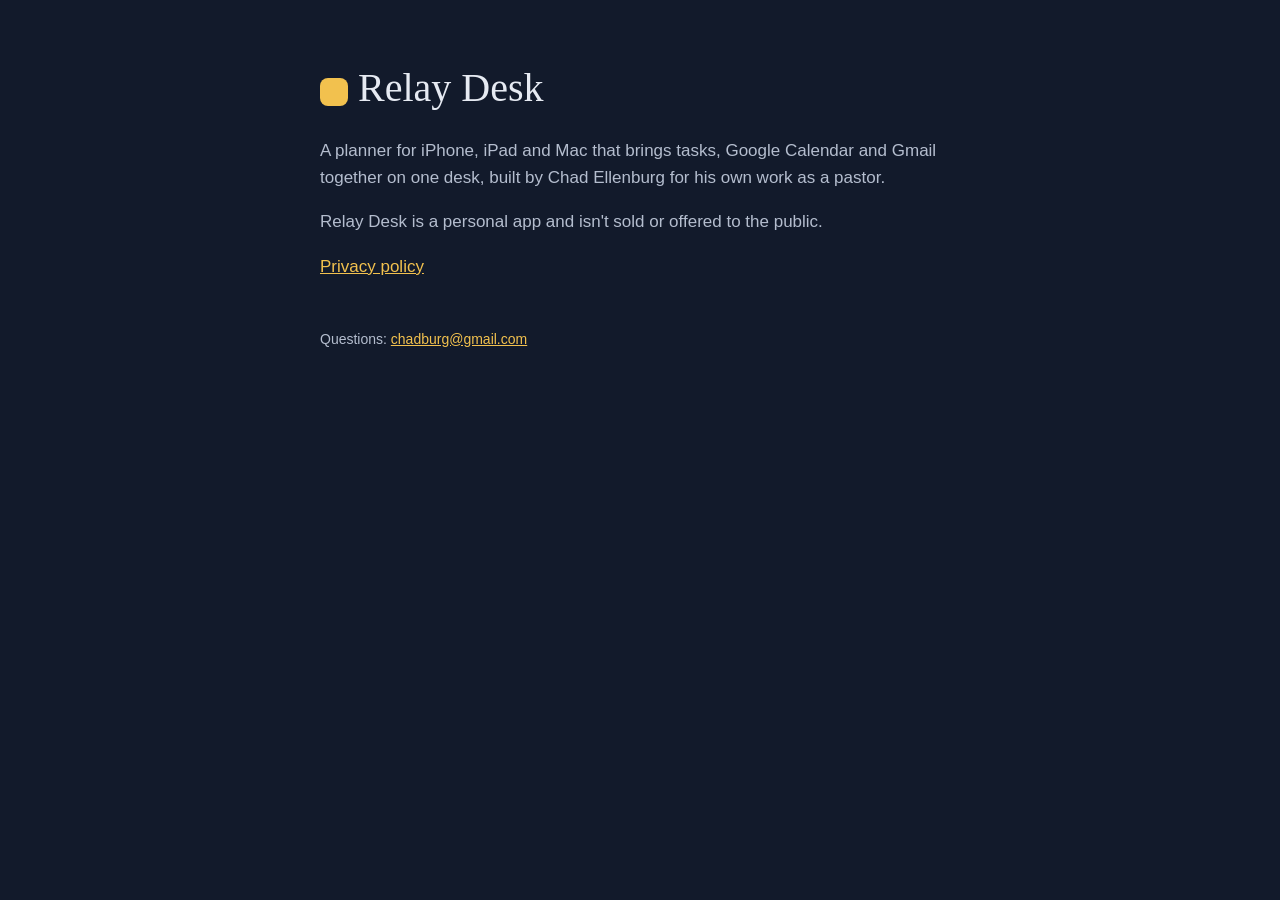
<file: index.html>
<!doctype html>
<html lang="en">
<head>
<meta charset="utf-8">
<meta name="viewport" content="width=device-width, initial-scale=1">
<title>Relay Desk</title>
<link rel="stylesheet" href="style.css">
</head>
<body>
<main>
<h1><span class="mark"></span>Relay Desk</h1>
<p>A planner for iPhone, iPad and Mac that brings tasks, Google Calendar and Gmail together on one desk, built by Chad Ellenburg for his own work as a pastor.</p>
<p>Relay Desk is a personal app and isn't sold or offered to the public.</p>
<p><a href="privacy.html">Privacy policy</a></p>
<footer>Questions: <a href="mailto:chadburg@gmail.com">chadburg@gmail.com</a></footer>
</main>
</body>
</html>
</file>
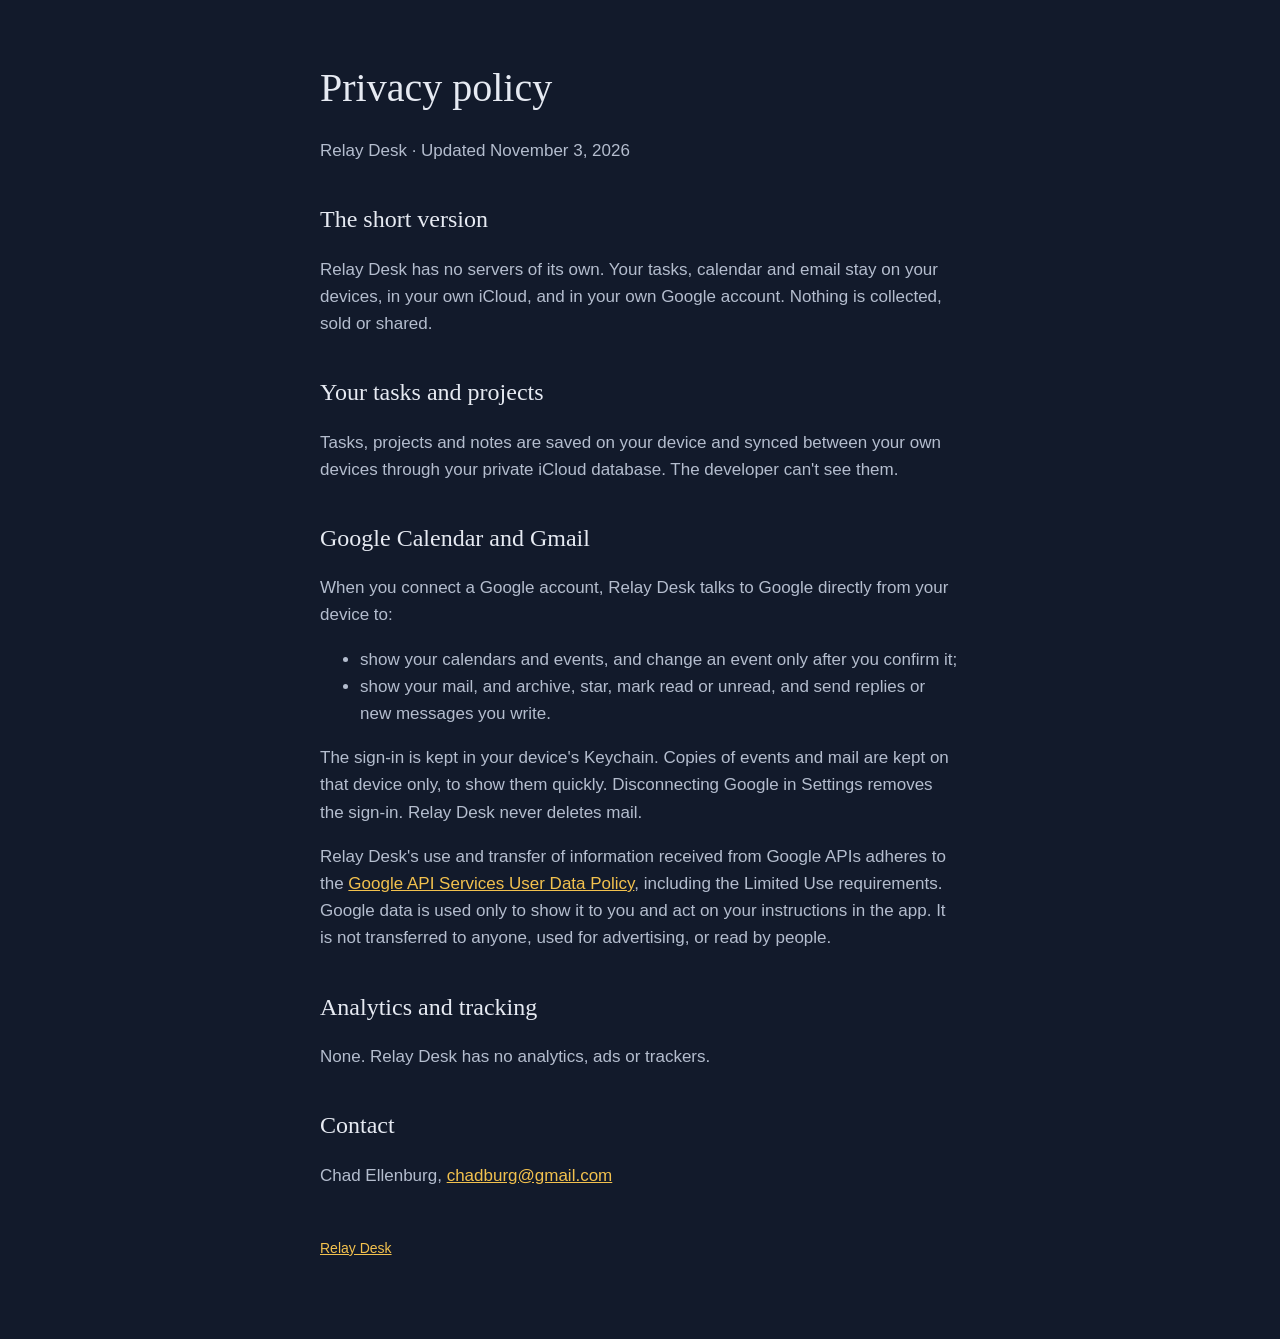
<file: privacy.html>
<!doctype html>
<html lang="en">
<head>
<meta charset="utf-8">
<meta name="viewport" content="width=device-width, initial-scale=1">
<title>Relay Desk Privacy</title>
<link rel="stylesheet" href="style.css">
</head>
<body>
<main>
<h1>Privacy policy</h1>
<p>Relay Desk · Updated November 3, 2026</p>

<h2>The short version</h2>
<p>Relay Desk has no servers of its own. Your tasks, calendar and email stay on your devices, in your own iCloud, and in your own Google account. Nothing is collected, sold or shared.</p>

<h2>Your tasks and projects</h2>
<p>Tasks, projects and notes are saved on your device and synced between your own devices through your private iCloud database. The developer can't see them.</p>

<h2>Google Calendar and Gmail</h2>
<p>When you connect a Google account, Relay Desk talks to Google directly from your device to:</p>
<ul>
<li>show your calendars and events, and change an event only after you confirm it;</li>
<li>show your mail, and archive, star, mark read or unread, and send replies or new messages you write.</li>
</ul>
<p>The sign-in is kept in your device's Keychain. Copies of events and mail are kept on that device only, to show them quickly. Disconnecting Google in Settings removes the sign-in. Relay Desk never deletes mail.</p>
<p>Relay Desk's use and transfer of information received from Google APIs adheres to the <a href="https://developers.google.com/terms/api-services-user-data-policy">Google API Services User Data Policy</a>, including the Limited Use requirements. Google data is used only to show it to you and act on your instructions in the app. It is not transferred to anyone, used for advertising, or read by people.</p>

<h2>Analytics and tracking</h2>
<p>None. Relay Desk has no analytics, ads or trackers.</p>

<h2>Contact</h2>
<p>Chad Ellenburg, <a href="mailto:chadburg@gmail.com">chadburg@gmail.com</a></p>
<footer><a href="index.html">Relay Desk</a></footer>
</main>
</body>
</html>
</file>
<file: style.css>
:root { --bg: #121A2B; --raise: #1D2740; --text: #E6EAF2; --muted: #B4BDCE; --accent: #F2C14E; }
* { box-sizing: border-box; }
body { margin: 0; background: var(--bg); color: var(--text); font: 17px/1.6 -apple-system, BlinkMacSystemFont, "Segoe UI", sans-serif; }
main { max-width: 680px; margin: 0 auto; padding: 56px 20px 80px; }
h1 { font-family: "New York", Georgia, serif; font-weight: 500; font-size: 40px; margin: 0 0 8px; }
h2 { font-family: "New York", Georgia, serif; font-weight: 500; font-size: 24px; margin: 36px 0 8px; }
p, li { color: var(--muted); }
a { color: var(--accent); }
.mark { display: inline-block; width: 28px; height: 28px; border-radius: 8px; background: var(--accent); vertical-align: -5px; margin-right: 10px; }
footer { margin-top: 48px; font-size: 14px; color: var(--muted); }
</file>
